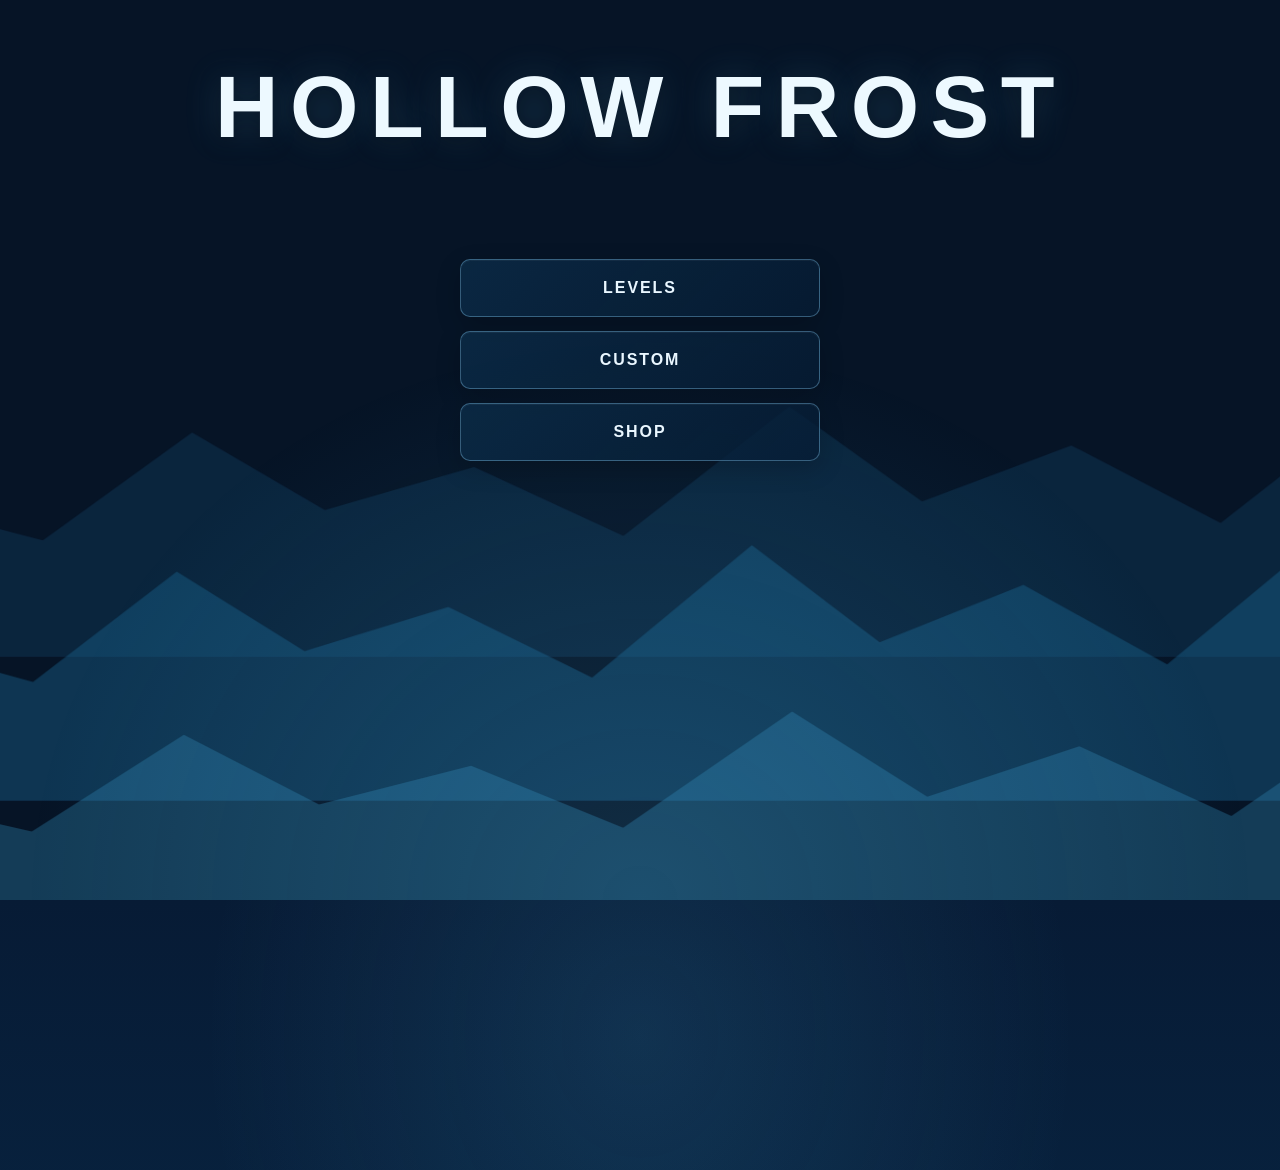
<file: index.html>
<!DOCTYPE html>
<html lang="en">
<head>
    <meta charset="UTF-8">
    <meta name="viewport" content="width=device-width, initial-scale=1.0">
    <title>Hollow Frost</title>
    <link rel="stylesheet" href="./style.css">
    <link rel="stylesheet" href="./menu.css">
</head>

<body class="menu-page">

<div class="menu-viewport">
    <div id="menuTrack" class="menu-track">

        <section class="menu-panel menu-panel--home" aria-label="Home">
            <main class="home-screen">
                <div class="mountains" aria-hidden="true">
                    <div class="mountain mountain-back"></div>
                    <div class="mountain mountain-middle"></div>
                    <div class="mountain mountain-front"></div>
                </div>

                <section class="home-content">
                    <h1 class="game-title">HOLLOW FROST</h1>

                    <nav class="main-menu">
                        <button class="menu-button" id="levelsButton" type="button">Levels</button>
                        <a class="menu-button" href="./custom.html">Custom</a>
                        <a class="menu-button" href="./shop.html">Shop</a>
                    </nav>
                </section>
            </main>
        </section>

        <!-- Loaded immediately so the selector is already rendered before the slide. -->
        <section class="menu-panel menu-panel--levels" aria-label="Level Select">
            <iframe
                id="levelsFrame"
                class="menu-frame"
                src="./levels.html"
                title="Hollow Frost level select"
                loading="eager"
            ></iframe>
        </section>

        <!-- Level 1 is preloaded while the player is on the home screen. -->
        <section class="menu-panel menu-panel--game" aria-label="Game">
            <iframe
                id="gameFrame"
                class="menu-frame menu-frame--game"
                src="./game.html?level=1"
                title="Hollow Frost game"
                loading="eager"
            ></iframe>
        </section>
    </div>

    <div id="transitionVeil" class="menu-transition-veil"></div>
</div>

<script>
(function () {
    'use strict';

    var track = document.getElementById('menuTrack');
    var levelsFrame = document.getElementById('levelsFrame');
    var gameFrame = document.getElementById('gameFrame');
    var levelsButton = document.getElementById('levelsButton');
    var veil = document.getElementById('transitionVeil');

    var currentPanel = 'home';
    var currentGameLevel = 1;
    var pendingStart = false;

    function origin() {
        return window.location.origin;
    }

    function setPanel(panel) {
        currentPanel = panel;
        track.classList.remove('show-levels', 'show-game');

        if (panel === 'levels') track.classList.add('show-levels');
        if (panel === 'game') track.classList.add('show-game');
    }

    function softTransition(callback) {
        veil.classList.add('active');
        window.setTimeout(function () {
            callback();
            window.setTimeout(function () {
                veil.classList.remove('active');
            }, 80);
        }, 90);
    }

    function startLevel(level) {
        level = Number.parseInt(level, 10);
        if (!Number.isFinite(level) || level < 1) return;

        var unlocked = 1;
        try {
            unlocked = Math.max(1, Number.parseInt(localStorage.getItem('hollow_frost_unlocked_level') || '1', 10));
        } catch (error) {}

        if (level > unlocked) return;

        pendingStart = true;

        /*
         * If the requested level isn't already in the hidden game frame,
         * load it while the selector is still visible. The slide happens
         * only after the iframe has had a chance to initialize.
         */
        if (currentGameLevel !== level) {
            currentGameLevel = level;
            gameFrame.src = './game.html?level=' + encodeURIComponent(level);
        }

        softTransition(function () {
            setPanel('game');
            sendStartWhenReady(level);
        });
    }

    function sendStartWhenReady(level) {
        var attempts = 0;

        function send() {
            attempts++;
            try {
                gameFrame.contentWindow.postMessage({
                    type: 'hollow-frost-start-level',
                    level: level
                }, origin());
            } catch (error) {}

            if (attempts < 30 && pendingStart) {
                window.setTimeout(send, 150);
            }
        }

        send();
    }

    function returnToLevels() {
        pendingStart = false;
        softTransition(function () {
            setPanel('levels');
        });
    }

    levelsButton.addEventListener('click', function () {
        softTransition(function () {
            setPanel('levels');
        });
    });

    window.addEventListener('message', function (event) {
        if (event.origin !== origin()) return;
        if (event.source !== levelsFrame.contentWindow && event.source !== gameFrame.contentWindow) return;
        if (!event.data || typeof event.data !== 'object') return;

        if (event.source === levelsFrame.contentWindow) {
            if (event.data.type === 'hollow-frost-start-level') {
                startLevel(event.data.level);
            } else if (event.data.type === 'hollow-frost-back-home') {
                softTransition(function () {
                    setPanel('home');
                });
            }
        }

        if (event.source === gameFrame.contentWindow) {
            if (event.data.type === 'hollow-frost-level-complete') {
                pendingStart = false;

                /*
                 * Preload the next level before the selector becomes visible.
                 * This is the important part: the next game's fetch/initialization
                 * happens while the player is looking at the level select.
                 */
                if (event.data.nextLevel) {
                    currentGameLevel = Number(event.data.nextLevel);
                    gameFrame.src = './game.html?level=' + encodeURIComponent(currentGameLevel);
                }

                softTransition(function () {
                    setPanel('levels');
                    levelsFrame.contentWindow.postMessage({
                        type: 'hollow-frost-refresh-levels'
                    }, origin());
                });
            }
        }
    });

    gameFrame.addEventListener('load', function () {
        if (!pendingStart) return;

        var match = gameFrame.src.match(/[?&]level=(\d+)/);
        var level = match ? Number.parseInt(match[1], 10) : currentGameLevel;
        sendStartWhenReady(level);
    });
})();
</script>

</body>
</html>
</file>
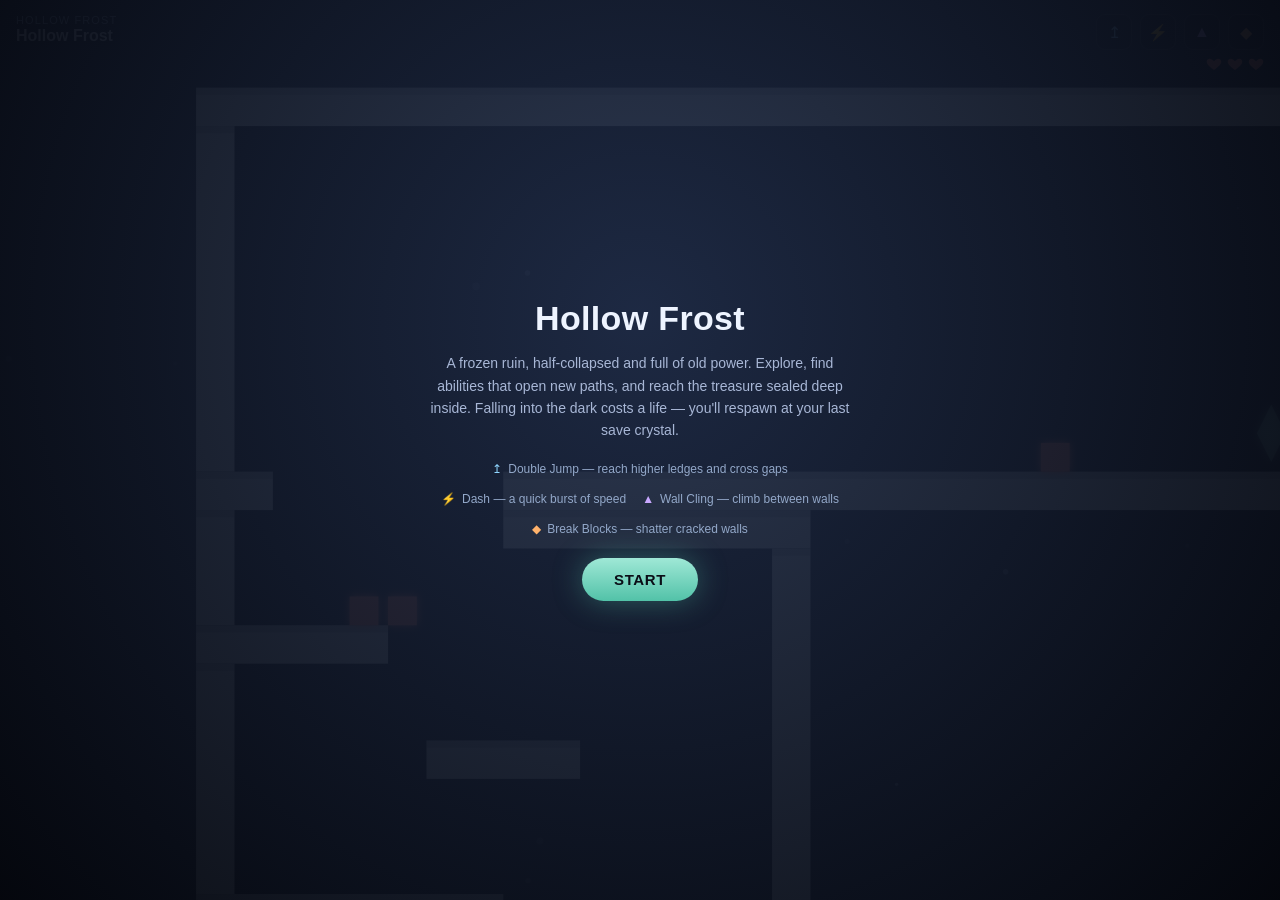
<file: game.html>
<!DOCTYPE html>
<html lang="en">
<head>
    <meta charset="UTF-8">
    <meta name="viewport" content="width=device-width, initial-scale=1.0">
    <title>Hollow Frost</title>
    <link rel="stylesheet" href="./ingame.css">
</head>
<body>
<div id="wrap">
        <canvas id="c"></canvas>

        <div id="hud">
            <div id="zoneLabel">Hollow Frost</div>
            <div id="zoneName">—</div>
        </div>
        <div id="abilityBar">
            <div class="abilityIcon" id="iconDoubleJump" style="color:#8fd6ff" title="Double Jump">↥</div>
            <div class="abilityIcon" id="iconDash" style="color:#ff9fd6" title="Dash">⚡</div>
            <div class="abilityIcon" id="iconWallCling" style="color:#c9a8ff" title="Wall Cling">▲</div>
            <div class="abilityIcon" id="iconBreakBlocks" style="color:#ffb26b" title="Break Blocks">◆</div>
        </div>
        <div id="editorModeBadge" class="hidden">EDIT MODE — E D I T to toggle</div>
        <div id="editorPanel" class="hidden">
            <div id="editorTitle">Level Editor</div>
            <div id="editorHelp">Click to select · drag to move · drag bottom-right handle to resize.<br>Scroll to zoom · right-drag to pan · <b>Delete</b> to remove · <b>Esc</b> to deselect · <b>E D I T</b> to exit.</div>
            <div id="editorLayers"><div class="layerBtn active" data-layer="solids">Solids</div><div class="layerBtn" data-layer="platforms">Platforms</div><div class="layerBtn" data-layer="spikes">Spikes</div><div class="layerBtn" data-layer="breakables">Breakables</div><div class="layerBtn" data-layer="items">Items</div><div class="layerBtn" data-layer="enemies">Enemies</div><div class="layerBtn" data-layer="crystals">Crystals</div></div>
            <div id="editorZoom"><span>Zoom</span><div class="editorBtn" id="zoomOutBtn">−</div><div id="zoomLabel">2.4x</div><div class="editorBtn" id="zoomInBtn">+</div></div>
            <div id="editorSelected">No block selected</div>
            <div id="editorFields" class="hidden">
                <div class="fieldRow" id="rowX"><label>X</label><input type="number" id="fldX" step="1"></div><div class="fieldRow" id="rowY"><label>Y</label><input type="number" id="fldY" step="1"></div><div class="fieldRow" id="rowW"><label>W</label><input type="number" id="fldW" step="1" min="4"></div><div class="fieldRow" id="rowH"><label>H</label><input type="number" id="fldH" step="1" min="4"></div><div class="fieldRow full" id="rowRot"><label>Rotation (°)</label><input type="number" id="fldRot" step="1"></div>
                <div class="fieldRow full" id="rowItemId"><label>Item ID</label><select id="fldItemId"><option value="ability_doubleJump">ability_doubleJump</option><option value="ability_dash">ability_dash</option><option value="ability_wallCling">ability_wallCling</option><option value="ability_breakBlocks">ability_breakBlocks</option><option value="goal_treasure">goal_treasure</option></select></div>
                <div class="fieldRow full" id="rowCrystalId"><label>Crystal ID</label><input type="text" id="fldCrystalId"></div><div class="fieldRow full" id="rowEnemyType"><label>Enemy Type</label><select id="fldEnemyType"><option value="walker">walker</option><option value="flyer">flyer</option></select></div><div class="fieldRow" id="rowHomeX"><label>Home X</label><input type="number" id="fldHomeX" step="1"></div><div class="fieldRow" id="rowRangeMin"><label>Range Min</label><input type="number" id="fldRangeMin" step="1"></div><div class="fieldRow" id="rowRangeMax"><label>Range Max</label><input type="number" id="fldRangeMax" step="1"></div><div class="fieldRow full" id="rowColor"><label>Color</label><input type="text" id="fldColor" placeholder="#ff5c5c"></div><div class="fieldRow full" id="rowBroken"><label><input type="checkbox" id="fldBroken"> Broken</label></div>
            </div>
            <div id="editorActions"><button class="editorBtn" id="addEntityBtn">+ Add</button><button class="editorBtn" id="deleteEntityBtn">Delete</button></div><textarea id="worldDataOutput" spellcheck="false"></textarea><div id="editorButtons"><button class="editorBtn" id="copyWorldData">Copy World Data</button><button class="editorBtn" id="refreshWorldData">Refresh</button></div>
        </div>
        <div id="livesArea"></div><div id="pickupToast"></div>
        <div id="mobileControls"><div class="mGroup"><div class="mBtn" id="btnLeft">◀</div><div class="mBtn" id="btnRight">▶</div></div><div class="mGroup"><div class="mBtn" id="btnDash">⚡</div><div class="mBtn" id="btnJump">▲</div></div></div>
        <div id="overlay">
            <h1 id="titleText">Hollow Frost</h1>
            <p id="subText">A frozen ruin, half-collapsed and full of old power. Explore, find abilities that open new paths, and reach the treasure sealed deep inside. Falling into the dark costs a life — you'll respawn at your last save crystal.</p>
            <div class="legend"><div><span style="color:#8fd6ff">↥</span> Double Jump — reach higher ledges and cross gaps</div><div><span style="color:#ff9fd6">⚡</span> Dash — a quick burst of speed</div><div><span style="color:#c9a8ff">▲</span> Wall Cling — climb between walls</div><div><span style="color:#ffb26b">◆</span> Break Blocks — shatter cracked walls</div></div>
            <div id="statLine" class="hidden"></div><button id="startBtn">Start</button>
        </div>
    </div>
<script src="./game.js"></script>
<script src="./progression.js"></script>
</body>
</html>
</file>
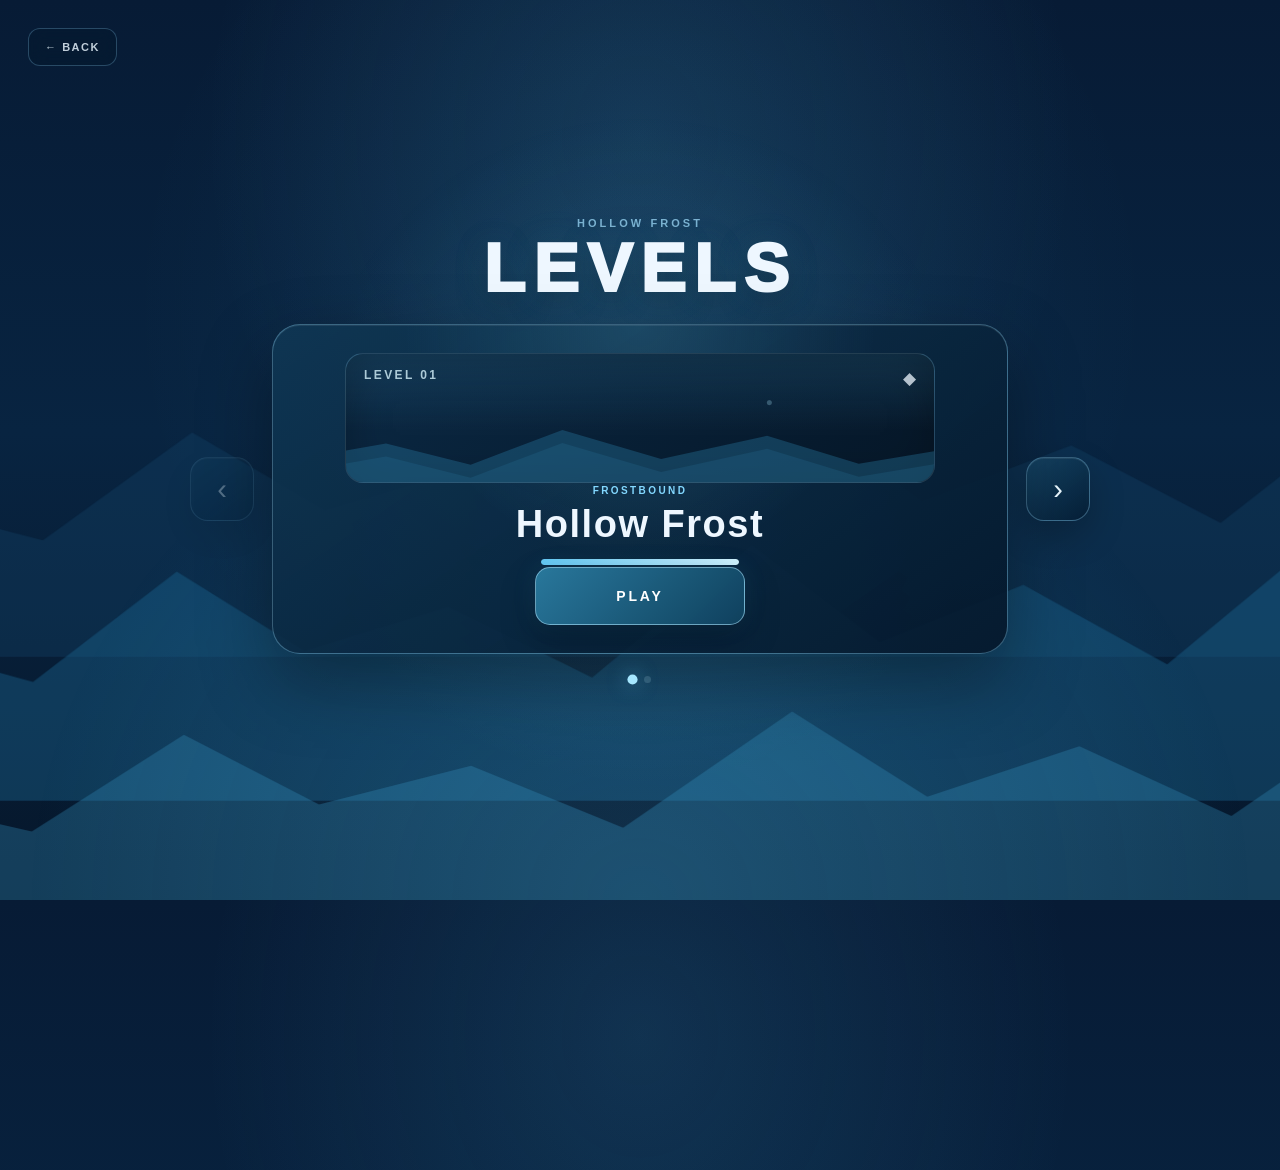
<file: levels.html>
<!DOCTYPE html><html lang="en"><head><meta charset="UTF-8"><meta name="viewport" content="width=device-width, initial-scale=1.0"><title>Levels — Hollow Frost</title><link rel="stylesheet" href="./style.css"><style>
.level-select{position:relative;z-index:20;width:100%;height:100%;display:flex;flex-direction:column;align-items:center;justify-content:center;padding:32px;overflow:hidden}.level-select:before{content:"";position:absolute;width:55vw;height:55vw;max-width:700px;max-height:700px;border-radius:50%;background:radial-gradient(circle,rgba(115,215,255,.12),transparent 68%);animation:selectorGlow 7s ease-in-out infinite alternate;pointer-events:none}.level-header{position:relative;text-align:center;margin-bottom:24px;animation:selectorHeaderFloat 6s ease-in-out infinite}.level-kicker{margin:0 0 7px;color:rgba(164,224,255,.72);font-size:11px;font-weight:800;letter-spacing:.28em;text-transform:uppercase}.level-header h1{margin:0;font-size:clamp(38px,6vw,68px);line-height:.95;letter-spacing:.12em;font-weight:950;text-shadow:0 8px 30px rgba(0,0,0,.35),0 0 35px rgba(100,210,255,.16)}.selector-shell{position:relative;width:min(900px,calc(100vw - 48px));display:grid;grid-template-columns:64px minmax(0,1fr) 64px;align-items:center;gap:18px}.selector-arrow{width:64px;height:64px;border:1px solid rgba(153,222,255,.32);border-radius:18px;background:linear-gradient(145deg,rgba(22,70,102,.82),rgba(5,29,52,.88));color:#eaf8ff;font-size:29px;cursor:pointer;box-shadow:0 14px 35px rgba(0,0,0,.22),inset 0 1px 0 rgba(255,255,255,.08);animation:arrowFloat 5.2s ease-in-out infinite;transition:transform .2s ease,border-color .2s ease,box-shadow .2s ease}.selector-arrow:nth-child(3){animation-delay:-2.6s}.selector-arrow:hover{transform:translateY(-4px) scale(1.04);border-color:rgba(165,229,255,.72);box-shadow:0 18px 42px rgba(0,0,0,.28),0 0 28px rgba(92,203,255,.12)}.selector-arrow:active{transform:translateY(0) scale(.96)}.level-card{position:relative;min-height:330px;display:flex;flex-direction:column;align-items:center;justify-content:space-between;padding:28px;border:1px solid rgba(153,222,255,.34);border-radius:28px;overflow:hidden;background:radial-gradient(circle at 50% 0%,rgba(115,216,255,.15),transparent 48%),linear-gradient(145deg,rgba(15,55,84,.91),rgba(5,24,44,.94));box-shadow:0 28px 70px rgba(0,0,0,.34),inset 0 1px 0 rgba(255,255,255,.08);animation:cardFloat 6.5s ease-in-out infinite;transition:transform .35s ease,opacity .25s ease}.level-card:before{content:"";position:absolute;inset:0;background:linear-gradient(115deg,transparent 28%,rgba(196,239,255,.09) 50%,transparent 72%);transform:translateX(-120%);animation:cardSheen 6s ease-in-out infinite;pointer-events:none}.level-preview{position:relative;width:min(100%,590px);height:130px;border-radius:18px;overflow:hidden;border:1px solid rgba(158,225,255,.18);background:linear-gradient(180deg,rgba(52,124,165,.25),transparent 60%),radial-gradient(circle at 72% 38%,rgba(175,235,255,.28) 0 2px,transparent 3px),linear-gradient(135deg,#0b2944,#061728);box-shadow:inset 0 0 45px rgba(0,0,0,.28)}.level-preview:before,.level-preview:after{content:"";position:absolute;left:-10%;width:120%;height:75%;clip-path:polygon(0 100%,0 62%,14% 44%,26% 66%,39% 30%,53% 60%,68% 36%,81% 65%,100% 42%,100% 100%);background:rgba(45,133,177,.32);animation:previewMountains 13s ease-in-out infinite alternate}.level-preview:before{bottom:-15px}.level-preview:after{bottom:-28px;opacity:.55;animation-duration:18s;animation-delay:-5s}.level-number-large{position:absolute;left:18px;top:14px;z-index:2;font-size:12px;font-weight:900;letter-spacing:.2em;color:rgba(218,246,255,.78)}.level-lock{position:absolute;right:18px;top:14px;z-index:2;font-size:17px;opacity:.75}.level-info{text-align:center;position:relative;z-index:2}.level-info h2{margin:7px 0;font-size:clamp(24px,4vw,38px);letter-spacing:.04em}.level-difficulty{color:#83d8ff;font-size:10px;font-weight:900;letter-spacing:.24em;text-transform:uppercase}.progress-track{width:min(300px,80%);height:6px;margin:13px auto 0;overflow:hidden;border-radius:999px;background:rgba(255,255,255,.08)}.progress-fill{height:100%;width:0;border-radius:inherit;background:linear-gradient(90deg,#65c9f4,#d4f4ff);box-shadow:0 0 16px rgba(101,201,244,.35);transition:width .4s ease}.play-button{position:relative;z-index:3;min-width:210px;min-height:58px;padding:14px 30px;border:1px solid rgba(177,232,255,.55);border-radius:15px;background:linear-gradient(135deg,rgba(44,127,164,.92),rgba(16,67,96,.95));color:#fff;font:inherit;font-size:14px;font-weight:900;letter-spacing:.2em;text-transform:uppercase;cursor:pointer;box-shadow:0 14px 35px rgba(0,0,0,.25),0 0 25px rgba(70,196,255,.1);animation:playFloat 4.8s ease-in-out infinite;transition:transform .2s ease,box-shadow .2s ease,filter .2s ease}.play-button:hover{transform:translateY(-5px) scale(1.025);box-shadow:0 19px 43px rgba(0,0,0,.3),0 0 32px rgba(70,196,255,.2);filter:brightness(1.08)}.play-button:active{transform:translateY(0) scale(.97)}.play-button:disabled{cursor:not-allowed;opacity:.42;filter:grayscale(.5);animation:none}.selector-footer{margin-top:22px}.level-dots{display:flex;gap:8px}.level-dot{width:7px;height:7px;border-radius:50%;background:rgba(180,230,250,.22);transition:transform .25s ease,background .25s ease,box-shadow .25s ease}.level-dot.active{transform:scale(1.45);background:#a6e7ff;box-shadow:0 0 13px rgba(110,210,255,.55)}.back-button{position:absolute;left:28px;top:28px;z-index:30;display:inline-flex;align-items:center;gap:9px;padding:11px 16px;border:1px solid rgba(143,214,255,.25);border-radius:12px;background:rgba(5,26,47,.52);backdrop-filter:blur(8px);color:rgba(234,247,255,.82);text-decoration:none;font-size:11px;font-weight:850;letter-spacing:.14em;text-transform:uppercase;animation:backFloat 5.8s ease-in-out infinite;transition:transform .2s ease,border-color .2s ease}.back-button:hover{transform:translateY(-4px);border-color:rgba(143,214,255,.62)}.locked-card .level-preview{filter:saturate(.45) brightness(.65)}.locked-card .level-info{opacity:.58}@keyframes selectorGlow{from{transform:scale(.92) translateY(12px);opacity:.7}to{transform:scale(1.08) translateY(-12px);opacity:1}}@keyframes selectorHeaderFloat{0%,100%{transform:translateY(-5px)}50%{transform:translateY(5px)}}@keyframes arrowFloat{0%,100%{transform:translateY(-6px)}50%{transform:translateY(6px)}}@keyframes cardFloat{0%,100%{transform:translateY(-7px)}50%{transform:translateY(7px)}}@keyframes playFloat{0%,100%{transform:translateY(-5px)}50%{transform:translateY(5px)}}@keyframes backFloat{0%,100%{transform:translateY(-4px)}50%{transform:translateY(4px)}}@keyframes cardSheen{0%,60%{transform:translateX(-120%)}78%,100%{transform:translateX(120%)}}@keyframes previewMountains{from{transform:translateX(-2%)}to{transform:translateX(2%)}}@media(max-width:650px){.level-select{padding:22px}.selector-shell{grid-template-columns:46px minmax(0,1fr) 46px;gap:8px;width:calc(100vw - 28px)}.selector-arrow{width:46px;height:56px;border-radius:14px;font-size:23px}.level-card{min-height:300px;padding:18px;border-radius:22px}.level-preview{height:105px}.back-button{left:16px;top:16px}}@media(prefers-reduced-motion:reduce){.level-select *,.level-select:before{animation:none!important}}
</style></head><body class="menu-page"><main class="levels-screen"><div class="mountains" aria-hidden="true"><div class="mountain mountain-back"></div><div class="mountain mountain-middle"></div><div class="mountain mountain-front"></div></div><a id="backButton" class="back-button" href="./index.html">← Back</a><section class="level-select"><header class="level-header"><p class="level-kicker">Hollow Frost</p><h1>LEVELS</h1></header><div class="selector-shell"><button id="previousButton" class="selector-arrow" type="button" aria-label="Previous level">‹</button><article id="levelCard" class="level-card"><div class="level-preview"><span id="levelNumber" class="level-number-large">LEVEL 01</span><span id="levelLock" class="level-lock">◆</span></div><div class="level-info"><div id="difficulty" class="level-difficulty">FROSTBOUND</div><h2 id="levelName">Hollow Frost</h2><div class="progress-track"><div id="progressFill" class="progress-fill"></div></div></div><button id="playButton" class="play-button" type="button">Play</button></article><button id="nextButton" class="selector-arrow" type="button" aria-label="Next level">›</button></div><footer class="selector-footer"><div id="levelDots" class="level-dots" aria-hidden="true"></div></footer></section></main><script>(function(){'use strict';var LEVELS=[{number:1,name:'Hollow Frost',difficulty:'Frostbound'},{number:2,name:'Rimefall Passage',difficulty:'Chilled'}],KEY='hollow_frost_unlocked_level',selected=1,card=document.getElementById('levelCard'),numberEl=document.getElementById('levelNumber'),lockEl=document.getElementById('levelLock'),nameEl=document.getElementById('levelName'),difficultyEl=document.getElementById('difficulty'),play=document.getElementById('playButton'),fill=document.getElementById('progressFill'),dots=document.getElementById('levelDots'),prev=document.getElementById('previousButton'),next=document.getElementById('nextButton'),back=document.getElementById('backButton');function unlocked(){try{var n=Number.parseInt(localStorage.getItem(KEY)||'1',10);return Number.isFinite(n)&&n>0?n:1}catch(e){return 1}}function save(n){try{localStorage.setItem(KEY,String(Math.max(1,n)))}catch(e){}}function renderDots(){dots.innerHTML='';LEVELS.forEach(function(l){var d=document.createElement('span');d.className='level-dot'+(l.number===selected?' active':'');dots.appendChild(d)})}function render(){var l=LEVELS[selected-1],u=unlocked(),ok=l.number<=u;numberEl.textContent='LEVEL '+String(l.number).padStart(2,'0');nameEl.textContent=l.name;difficultyEl.textContent=l.difficulty;lockEl.textContent=ok?'◆':'🔒';play.textContent=ok?'Play':'Locked';play.disabled=!ok;fill.style.width=ok?'100%':'0%';card.classList.toggle('locked-card',!ok);prev.disabled=selected<=1;next.disabled=selected>=LEVELS.length;prev.style.opacity=selected<=1?'.32':'1';next.style.opacity=selected>=LEVELS.length?'.32':'1';renderDots()}function select(n){n=Math.max(1,Math.min(LEVELS.length,n));if(n===selected)return;card.style.opacity='0';card.style.transform='scale(.985)';setTimeout(function(){selected=n;render();card.style.opacity='';card.style.transform=''},110)}function start(){if(selected>unlocked())return;if(window.parent!==window){window.parent.postMessage({type:'hollow-frost-start-level',level:selected},window.location.origin)}else{location.href='./game.html?level='+selected}}prev.onclick=function(){select(selected-1)};next.onclick=function(){select(selected+1)};play.onclick=start;back.onclick=function(e){if(window.parent!==window){e.preventDefault();window.parent.postMessage({type:'hollow-frost-back-home'},window.location.origin)}};window.addEventListener('keydown',function(e){if(e.key==='ArrowLeft')select(selected-1);if(e.key==='ArrowRight')select(selected+1);if(e.key==='Enter')start();if(e.key==='Escape')back.click()});window.addEventListener('message',function(e){if(e.origin!==window.location.origin||e.source!==window.parent)return;if(e.data&&e.data.type==='hollow-frost-refresh-levels'){if(Number.isFinite(Number(e.data.unlockedLevel)))save(Number(e.data.unlockedLevel));selected=Math.min(unlocked(),LEVELS.length);render()}});selected=Math.min(unlocked(),LEVELS.length);render()})();</script></body></html>
</file>
<file: style.css>
/* ============================================================
   HOLLOW FROST
   Shared stylesheet
   ============================================================ */

* {
    box-sizing: border-box;
}

html,
body {
    margin: 0;
    padding: 0;
    width: 100%;
    height: 100%;
}

body {
    font-family:
        -apple-system,
        BlinkMacSystemFont,
        "Segoe UI",
        Roboto,
        Helvetica,
        Arial,
        sans-serif;

    background: #061426;
    color: #eef7ff;

    overflow: hidden;
}

a {
    color: inherit;
}


/* ============================================================
   MENU PAGES
   ============================================================ */

.menu-page {
    position: relative;

    width: 100vw;
    height: 100vh;

    overflow: hidden;

    background:
        radial-gradient(
            ellipse at 50% 15%,
            rgba(75, 175, 225, 0.14),
            transparent 48%
        ),
        linear-gradient(
            180deg,
            #071b35 0%,
            #082441 48%,
            #06172b 100%
        );

    isolation: isolate;
}


/*
    Very subtle moving light in the background.
*/

.menu-page::before {
    content: "";

    position: absolute;
    inset: -30%;

    z-index: 0;

    pointer-events: none;

    background:
        radial-gradient(
            circle at 50% 40%,
            rgba(104, 210, 255, 0.08),
            transparent 38%
        );

    animation: backgroundPulse 8s ease-in-out infinite;
}


/* ============================================================
   MENU PAGES
   ============================================================ */

.home-screen,
.levels-screen {
    position: relative;

    z-index: 1;

    width: 100%;
    height: 100%;

    overflow: hidden;
}


/* ============================================================
   MOUNTAIN GRAPHIC
   ============================================================ */

.mountains {
    position: absolute;
    inset: 0;

    z-index: 1;

    overflow: hidden;

    pointer-events: none;
}


/*
    Each mountain is a large polygon.
*/

.mountain {
    position: absolute;

    left: -10%;

    width: 120%;

    pointer-events: none;

    will-change: transform;

    clip-path: polygon(
        0% 100%,
        0% 72%,
        7% 66%,
        14% 73%,
        23% 48%,
        31% 66%,
        40% 56%,
        49% 72%,
        59% 42%,
        67% 64%,
        76% 51%,
        85% 69%,
        93% 45%,
        100% 61%,
        100% 100%
    );
}


/* Furthest mountain */

.mountain-back {
    bottom: 27%;
    height: 48%;

    background: #16466b;

    opacity: 0.35;

    transform: scaleX(1.08);

    animation: mountainBack 18s ease-in-out infinite alternate;
}


/* Middle mountain */

.mountain-middle {
    bottom: 11%;
    height: 49%;

    background: #1c6590;

    opacity: 0.42;

    transform:
        scaleX(1.04)
        translateX(-2%);

    animation: mountainMiddle 14s ease-in-out infinite alternate;
}


/* Closest mountain */

.mountain-front {
    bottom: -4%;
    height: 43%;

    background: #3289b5;

    opacity: 0.34;

    transform: scaleX(1.1);

    animation: mountainFront 11s ease-in-out infinite alternate;
}


/*
    Subtle glow behind mountains.
*/

.mountains::after {
    content: "";

    position: absolute;

    left: 0;
    right: 0;
    bottom: 0;

    height: 65%;

    background:
        radial-gradient(
            ellipse at 50% 100%,
            rgba(77, 183, 235, 0.16),
            transparent 68%
        );

    pointer-events: none;

    animation: mountainGlow 7s ease-in-out infinite alternate;
}


/* ============================================================
   HOME CONTENT
   ============================================================ */

.home-content {
    position: relative;

    z-index: 10;

    width: 100%;
    min-height: 100%;

    display: flex;
    flex-direction: column;
    align-items: center;

    text-align: center;

    padding-bottom: 40px;
}


/* ============================================================
   GAME TITLE
   ============================================================ */

.game-title {
    margin: 7vh 20px 0;

    font-size: clamp(42px, 7vw, 88px);
    line-height: 1;

    font-weight: 900;

    letter-spacing: 0.13em;

    color: #edf9ff;

    text-shadow:
        0 4px 20px rgba(0, 0, 0, 0.35),
        0 0 35px rgba(99, 202, 255, 0.22);

    user-select: none;

    animation:
        titleEnter 0.9s cubic-bezier(0.2, 0.8, 0.2, 1) both,
        titleFloat 5s ease-in-out 0.9s infinite;

    will-change: transform;
}


/* ============================================================
   MAIN MENU
   ============================================================ */

.main-menu {
    width: min(360px, calc(100vw - 48px));

    display: flex;
    flex-direction: column;

    gap: 14px;

    margin-top: 12vh;

    animation: menuEnter 0.8s cubic-bezier(0.2, 0.8, 0.2, 1) 0.15s both;
}


/* ============================================================
   MAIN MENU BUTTON
   ============================================================ */

.menu-button {
    position: relative;

    display: flex;
    align-items: center;
    justify-content: center;

    width: 100%;
    min-height: 58px;

    padding: 15px 24px;

    border-radius: 10px;

    border: 1px solid rgba(143, 214, 255, 0.35);

    background:
        linear-gradient(
            135deg,
            rgba(11, 44, 72, 0.82),
            rgba(6, 28, 52, 0.78)
        );

    color: #eaf7ff;

    text-decoration: none;

    font-size: 16px;
    font-weight: 750;

    letter-spacing: 0.12em;
    text-transform: uppercase;

    box-shadow:
        0 8px 25px rgba(0, 0, 0, 0.18);

    backdrop-filter: blur(8px);
    -webkit-backdrop-filter: blur(8px);

    overflow: hidden;

    transform: translateZ(0);

    transition:
        transform 0.22s cubic-bezier(0.2, 0.8, 0.2, 1),
        background 0.22s ease,
        border-color 0.22s ease,
        box-shadow 0.22s ease,
        color 0.22s ease;

    will-change: transform;
}


/*
    Moving frost highlight.
*/

.menu-button::before {
    content: "";

    position: absolute;

    top: 0;
    bottom: 0;

    left: -80%;

    width: 55%;

    pointer-events: none;

    background:
        linear-gradient(
            90deg,
            transparent,
            rgba(170, 230, 255, 0.12),
            transparent
        );

    transform: skewX(-20deg);

    transition: left 0.5s ease;
}


/*
    Tiny inner glow.
*/

.menu-button::after {
    content: "";

    position: absolute;
    inset: 0;

    pointer-events: none;

    border-radius: inherit;

    box-shadow:
        inset 0 1px 0 rgba(255, 255, 255, 0.06);

    opacity: 0.8;
}


.menu-button:hover {
    transform: translateY(-3px) scale(1.015);

    background:
        linear-gradient(
            135deg,
            rgba(20, 70, 103, 0.88),
            rgba(10, 43, 69, 0.86)
        );

    border-color:
        rgba(143, 214, 255, 0.72);

    color: #ffffff;

    box-shadow:
        0 12px 32px rgba(0, 0, 0, 0.25),
        0 0 25px rgba(80, 190, 255, 0.12);
}


.menu-button:hover::before {
    left: 130%;
}


.menu-button:active {
    transform: translateY(0) scale(0.97);

    transition-duration: 0.08s;
}


/*
    Keyboard accessibility.
*/

.menu-button:focus-visible,
.level-button:focus-visible,
.back-button:focus-visible {
    outline: 2px solid rgba(143, 214, 255, 0.9);
    outline-offset: 4px;
}


/* ============================================================
   LEVEL SELECT
   ============================================================ */

.levels-content {
    position: relative;

    z-index: 10;

    width: 100%;
    min-height: 100%;

    display: flex;
    flex-direction: column;
    align-items: center;
}


/* ============================================================
   PAGE TITLE
   ============================================================ */

.page-title {
    margin: 7vh 20px 5vh;

    font-size: clamp(36px, 5vw, 62px);
    line-height: 1;

    font-weight: 900;

    letter-spacing: 0.13em;

    color: #edf9ff;

    text-shadow:
        0 4px 20px rgba(0, 0, 0, 0.35),
        0 0 35px rgba(99, 202, 255, 0.18);

    user-select: none;

    animation:
        titleEnter 0.75s cubic-bezier(0.2, 0.8, 0.2, 1) both,
        titleFloat 5s ease-in-out 0.75s infinite;
}


/* ============================================================
   LEVEL LIST
   ============================================================ */

.level-list {
    width: min(620px, calc(100vw - 48px));

    display: flex;
    flex-direction: column;

    gap: 12px;

    max-height: 65vh;

    overflow-y: auto;

    padding: 4px 8px 20px;

    animation: menuEnter 0.75s cubic-bezier(0.2, 0.8, 0.2, 1) 0.12s both;

    scrollbar-width: thin;
    scrollbar-color:
        rgba(143, 214, 255, 0.3)
        transparent;
}


/* Hide scrollbar while retaining scrolling */

.level-list::-webkit-scrollbar {
    width: 5px;
}

.level-list::-webkit-scrollbar-track {
    background: transparent;
}

.level-list::-webkit-scrollbar-thumb {
    background: rgba(143, 214, 255, 0.3);
    border-radius: 999px;
}


/* ============================================================
   LEVEL BUTTON
   ============================================================ */

.level-button {
    position: relative;

    display: flex;

    align-items: center;

    justify-content: space-between;

    gap: 20px;

    width: 100%;

    min-height: 64px;

    padding: 13px 20px;

    border-radius: 10px;

    border: 1px solid rgba(143, 214, 255, 0.28);

    background:
        linear-gradient(
            135deg,
            rgba(11, 44, 72, 0.8),
            rgba(6, 28, 52, 0.78)
        );

    text-decoration: none;

    box-shadow:
        0 7px 24px rgba(0, 0, 0, 0.16);

    backdrop-filter: blur(8px);
    -webkit-backdrop-filter: blur(8px);

    overflow: hidden;

    transition:
        transform 0.2s cubic-bezier(0.2, 0.8, 0.2, 1),
        background 0.2s ease,
        border-color 0.2s ease,
        box-shadow 0.2s ease;
}


/*
    Frost streak.
*/

.level-button::before {
    content: "";

    position: absolute;

    top: 0;
    bottom: 0;

    left: -90%;

    width: 50%;

    background:
        linear-gradient(
            90deg,
            transparent,
            rgba(170, 230, 255, 0.08),
            transparent
        );

    transform: skewX(-20deg);

    pointer-events: none;

    transition: left 0.5s ease;
}


.level-button:hover {
    transform: translateY(-2px) scale(1.008);

    background:
        linear-gradient(
            135deg,
            rgba(20, 70, 103, 0.86),
            rgba(10, 43, 69, 0.82)
        );

    border-color:
        rgba(143, 214, 255, 0.65);

    box-shadow:
        0 10px 30px rgba(0, 0, 0, 0.24),
        0 0 22px rgba(80, 190, 255, 0.1);
}


.level-button:hover::before {
    left: 130%;
}


.level-button:active {
    transform: scale(0.985);
}


/* ============================================================
   LEVEL NUMBER
   ============================================================ */

.level-number {
    position: relative;
    z-index: 1;

    flex: 0 0 auto;

    font-size: 11px;
    font-weight: 800;

    letter-spacing: 0.13em;

    color: #72c5ef;

    text-transform: uppercase;

    transition:
        color 0.2s ease,
        transform 0.2s ease;
}


.level-button:hover .level-number {
    color: #a8e4ff;
    transform: translateX(2px);
}


/* ============================================================
   LEVEL NAME
   ============================================================ */

.level-name {
    position: relative;
    z-index: 1;

    min-width: 0;

    overflow: hidden;

    text-overflow: ellipsis;
    white-space: nowrap;

    font-size: 16px;
    font-weight: 700;

    color: #eaf7ff;

    text-align: right;

    transition:
        color 0.2s ease,
        transform 0.2s ease;
}


.level-button:hover .level-name {
    color: #ffffff;
    transform: translateX(-2px);
}


/* ============================================================
   BACK BUTTON
   ============================================================ */

.back-button {
    position: absolute;

    top: 22px;
    left: 22px;

    z-index: 20;

    display: inline-flex;

    align-items: center;
    justify-content: center;

    min-height: 38px;

    padding: 8px 14px;

    border-radius: 8px;

    border: 1px solid rgba(143, 214, 255, 0.24);

    background:
        rgba(6, 28, 52, 0.72);

    color: #b9ddf2;

    text-decoration: none;

    font-size: 13px;
    font-weight: 700;

    backdrop-filter: blur(8px);
    -webkit-backdrop-filter: blur(8px);

    transition:
        transform 0.2s ease,
        background 0.2s ease,
        color 0.2s ease,
        border-color 0.2s ease,
        box-shadow 0.2s ease;
}


.back-button:hover {
    transform: translateX(3px);

    background:
        rgba(18, 65, 96, 0.82);

    color: #ffffff;

    border-color:
        rgba(143, 214, 255, 0.55);

    box-shadow:
        0 6px 20px rgba(0, 0, 0, 0.18);
}


.back-button:active {
    transform: translateX(1px) scale(0.97);
}


/* ============================================================
   GAME PAGE
   ============================================================ */

#wrap {
    position: relative;

    z-index: 0;

    width: 100vw;
    height: 100vh;

    overflow: hidden;
}


canvas {
    display: block;

    position: absolute;

    inset: 0;

    z-index: 0;

    width: 100%;
    height: 100%;

    image-rendering: pixelated;

    cursor: default;
}


/*
    Keep game HTML UI above the canvas.

    These selectors intentionally use high z-index values so
    the canvas cannot cover the HTML interface.
*/

#overlay,
#editorPanel,
#editorModeBadge,
#mobileControls,
#pickupToast,
#zoneName,
#livesArea {
    position: relative;

    z-index: 10;
}


/* ============================================================
   GENERAL HIDDEN CLASS
   ============================================================ */

.hidden {
    display: none !important;
}


/* ============================================================
   ANIMATIONS
   ============================================================ */

@keyframes backgroundPulse {
    0% {
        opacity: 0.55;
        transform: scale(1);
    }

    50% {
        opacity: 1;
        transform: scale(1.04);
    }

    100% {
        opacity: 0.55;
        transform: scale(1);
    }
}


@keyframes mountainBack {
    0% {
        transform:
            scaleX(1.08)
            translateX(-1%);
    }

    100% {
        transform:
            scaleX(1.08)
            translateX(1%);
    }
}


@keyframes mountainMiddle {
    0% {
        transform:
            scaleX(1.04)
            translateX(-2%);
    }

    100% {
        transform:
            scaleX(1.04)
            translateX(0%);
    }
}


@keyframes mountainFront {
    0% {
        transform:
            scaleX(1.1)
            translateX(-1%);
    }

    100% {
        transform:
            scaleX(1.1)
            translateX(1%);
    }
}


@keyframes mountainGlow {
    0% {
        opacity: 0.65;
        transform: scale(0.98);
    }

    100% {
        opacity: 1;
        transform: scale(1.03);
    }
}


@keyframes titleEnter {
    0% {
        opacity: 0;
        transform:
            translateY(-18px)
            scale(0.97);
        filter: blur(6px);
    }

    100% {
        opacity: 1;
        transform:
            translateY(0)
            scale(1);
        filter: blur(0);
    }
}


@keyframes titleFloat {
    0%,
    100% {
        transform: translateY(0);
    }

    50% {
        transform: translateY(-4px);
    }
}


@keyframes menuEnter {
    0% {
        opacity: 0;
        transform: translateY(18px);
        filter: blur(4px);
    }

    100% {
        opacity: 1;
        transform: translateY(0);
        filter: blur(0);
    }
}


/* ============================================================
   REDUCED MOTION
   ============================================================ */

@media (prefers-reduced-motion: reduce) {

    *,
    *::before,
    *::after {
        animation-duration: 0.01ms !important;
        animation-iteration-count: 1 !important;
        transition-duration: 0.01ms !important;
        scroll-behavior: auto !important;
    }
}


/* ============================================================
   MOBILE
   ============================================================ */

@media (max-width: 600px) {

    .game-title {
        margin-top: 9vh;

        font-size: clamp(36px, 11vw, 54px);

        letter-spacing: 0.08em;
    }

    .main-menu {
        width: min(340px, calc(100vw - 40px));

        margin-top: 10vh;

        gap: 12px;
    }

    .menu-button {
        min-height: 54px;

        font-size: 15px;
    }

    .page-title {
        margin-top: 10vh;

        margin-bottom: 4vh;

        font-size: 38px;
    }

    .level-list {
        width: calc(100vw - 32px);

        max-height: 70vh;

        padding-left: 3px;
        padding-right: 3px;
    }

    .level-button {
        min-height: 58px;

        padding: 12px 15px;
    }

    .level-number {
        font-size: 10px;
    }

    .level-name {
        font-size: 14px;
    }

    .back-button {
        top: 16px;
        left: 16px;
    }
}


/* ============================================================
   VERY SMALL SCREENS
   ============================================================ */

@media (max-height: 600px) {

    .game-title {
        margin-top: 5vh;
    }

    .main-menu {
        margin-top: 7vh;
    }

    .page-title {
        margin-top: 7vh;
        margin-bottom: 3vh;
    }
}
</file>
<file: menu.css>
/* ============================================================
   HOLLOW FROST — MENU / PANEL TRANSITIONS
   ============================================================ */

.menu-viewport {
    position: fixed;
    inset: 0;
    overflow: hidden;
    z-index: 100;
    background: #061426;
}

.menu-track {
    display: flex;
    width: 300vw;
    height: 100%;
    transform: translate3d(0, 0, 0);
    transition: transform 720ms cubic-bezier(.22, 1, .36, 1);
    will-change: transform;
}

.menu-panel {
    position: relative;
    flex: 0 0 100vw;
    width: 100vw;
    height: 100vh;
    overflow: hidden;
}

.menu-frame {
    display: block;
    width: 100%;
    height: 100%;
    border: 0;
    background: #061426;
}

.menu-panel--home {
    z-index: 2;
}

.menu-panel--levels,
.menu-panel--game {
    z-index: 1;
}

.menu-frame--game {
    pointer-events: none;
}

.menu-track.show-levels {
    transform: translate3d(-100vw, 0, 0);
}

.menu-track.show-game {
    transform: translate3d(-200vw, 0, 0);
}

/* Keep off-screen panels rendered, but don't let them intercept input. */
.menu-track:not(.show-levels):not(.show-game) .menu-frame--levels,
.menu-track.show-levels .menu-frame--game,
.menu-track.show-game .menu-frame--levels,
.menu-track.show-game .menu-frame--home {
    pointer-events: none;
}

.menu-track.show-levels .menu-frame--levels,
.menu-track.show-game .menu-frame--game {
    pointer-events: auto;
}

/* A small transition veil makes the movement feel like one game UI. */
.menu-transition-veil {
    position: fixed;
    inset: 0;
    z-index: 999;
    pointer-events: none;
    opacity: 0;
    background: radial-gradient(circle at 50% 50%, rgba(190,235,255,.08), transparent 48%);
    transition: opacity 220ms ease;
}

.menu-transition-veil.active {
    opacity: 1;
}

@media (prefers-reduced-motion: reduce) {
    .menu-track {
        transition-duration: 1ms;
    }
}
</file>
<file: ingame.css>
html,
        body {
            margin: 0;
            padding: 0;
            background: #06070c;
            height: 100%;
            overflow: hidden;
            font-family: -apple-system, BlinkMacSystemFont, 'Segoe UI', sans-serif;
        }

        /* ================= LEVEL EDITOR ================= */

        #editorPanel {
            position: absolute;
            top: 12px;
            right: 12px;
            width: 360px;
            max-width: calc(100vw - 24px);
            background: rgba(5, 8, 16, 0.94);
            border: 1px solid rgba(143, 214, 255, 0.45);
            border-radius: 10px;
            padding: 12px;
            box-sizing: border-box;
            color: #e8f0ff;
            z-index: 50;
            box-shadow: 0 12px 40px rgba(0, 0, 0, 0.45);
            backdrop-filter: blur(8px);
        }

        #editorPanel.hidden {
            display: none !important;
        }

        #editorTitle {
            font-size: 13px;
            font-weight: 800;
            letter-spacing: 0.08em;
            text-transform: uppercase;
            color: #8fd6ff;
            margin-bottom: 8px;
        }

        #editorHelp {
            font-size: 11px;
            line-height: 1.45;
            color: #9aaac4;
            margin-bottom: 8px;
        }

        #editorSelected {
            font-size: 11px;
            color: #c9d7ed;
            margin-bottom: 8px;
            min-height: 15px;
        }

        #worldDataOutput {
            width: 100%;
            height: 220px;
            box-sizing: border-box;
            resize: vertical;
            background: #080c15;
            color: #bfe7ff;
            border: 1px solid rgba(255, 255, 255, 0.15);
            border-radius: 6px;
            padding: 8px;
            font-family: monospace;
            font-size: 10px;
            line-height: 1.35;
            outline: none;
        }

        #worldDataOutput:focus {
            border-color: #8fd6ff;
        }

        #editorButtons {
            display: flex;
            gap: 7px;
            margin-top: 8px;
        }

        .editorBtn {
            flex: 1;
            padding: 7px 9px;
            border: 1px solid rgba(255, 255, 255, 0.16);
            border-radius: 6px;
            background: rgba(255, 255, 255, 0.08);
            color: #e8f0ff;
            cursor: pointer;
            font-size: 11px;
            font-weight: 700;
        }

        .editorBtn:hover {
            background: rgba(255, 255, 255, 0.15);
        }

        #editorLayers {
            display: flex;
            flex-wrap: wrap;
            gap: 5px;
            margin-bottom: 8px;
        }

        .layerBtn {
            padding: 5px 8px;
            border: 1px solid rgba(255, 255, 255, 0.16);
            border-radius: 5px;
            background: rgba(255, 255, 255, 0.06);
            color: #9aaac4;
            cursor: pointer;
            font-size: 10px;
            font-weight: 700;
            user-select: none;
        }

        .layerBtn.active {
            background: rgba(143, 214, 255, 0.22);
            border-color: #8fd6ff;
            color: #e8f0ff;
        }

        #editorZoom {
            display: flex;
            align-items: center;
            gap: 6px;
            margin-bottom: 8px;
            font-size: 11px;
            color: #9aaac4;
        }

        #editorZoom .editorBtn {
            flex: 0 0 auto;
            padding: 5px 10px;
        }

        #zoomLabel {
            min-width: 38px;
            text-align: center;
        }

        #editorFields {
            display: grid;
            grid-template-columns: 1fr 1fr;
            gap: 6px;
            margin-bottom: 8px;
        }

        #editorFields.hidden {
            display: none !important;
        }

        .fieldRow {
            display: flex;
            flex-direction: column;
            gap: 2px;
            font-size: 10px;
            color: #9aaac4;
        }

        .fieldRow.hidden {
            display: none !important;
        }

        .fieldRow.full {
            grid-column: 1 / -1;
        }

        .fieldRow input,
        .fieldRow select {
            width: 100%;
            background: #080c15;
            color: #e8f0ff;
            border: 1px solid rgba(255, 255, 255, 0.15);
            border-radius: 4px;
            padding: 4px 6px;
            font-size: 11px;
            box-sizing: border-box;
        }

        #editorActions {
            display: flex;
            gap: 7px;
            margin-bottom: 8px;
        }

        #editorModeBadge {
            position: absolute;
            left: 50%;
            top: 12px;
            transform: translateX(-50%);
            z-index: 51;
            padding: 5px 10px;
            border-radius: 999px;
            background: rgba(255, 178, 107, 0.15);
            border: 1px solid rgba(255, 178, 107, 0.5);
            color: #ffb26b;
            font-size: 10px;
            font-weight: 800;
            letter-spacing: 0.08em;
            pointer-events: none;
        }

        #editorModeBadge.hidden {
            display: none !important;
        }

        #wrap {
            position: relative;
            width: 100vw;
            height: 100vh;
        }

        canvas {
            display: block;
            width: 100%;
            height: 100%;
            image-rendering: pixelated;
            cursor: default;
        }

        #hud {
            position: absolute;
            top: 14px;
            left: 16px;
            color: #e8f0ff;
            text-shadow: 0 2px 6px rgba(0, 0, 0, 0.7);
            pointer-events: none;
        }

        #zoneLabel {
            font-size: 11px;
            letter-spacing: 0.1em;
            text-transform: uppercase;
            color: #9db3d6;
        }

        #zoneName {
            font-size: 16px;
            font-weight: 700;
            margin-top: 1px;
        }

        #abilityBar {
            position: absolute;
            top: 14px;
            right: 16px;
            display: flex;
            gap: 8px;
            pointer-events: none;
        }

        .abilityIcon {
            width: 34px;
            height: 34px;
            border-radius: 9px;
            display: flex;
            align-items: center;
            justify-content: center;
            font-size: 16px;
            border: 1.5px solid rgba(255, 255, 255, 0.15);
            background: rgba(10, 14, 24, 0.55);
            color: rgba(255, 255, 255, 0.25);
            transition: all 0.3s ease;
        }

        .abilityIcon.unlocked {
            color: #fff;
            box-shadow: 0 0 14px currentColor;
            border-color: currentColor;
        }

        #livesArea {
            position: absolute;
            top: 56px;
            right: 16px;
            display: flex;
            gap: 5px;
            pointer-events: none;
        }

        .lifeIcon {
            width: 16px;
            height: 16px;
        }

        #pickupToast {
            position: absolute;
            top: 90px;
            left: 50%;
            transform: translateX(-50%) translateY(-8px);
            color: #fff;
            font-size: 14px;
            font-weight: 600;
            text-align: center;
            pointer-events: none;
            opacity: 0;
            transition: opacity 0.4s ease, transform 0.4s ease;
            text-shadow: 0 2px 8px rgba(0, 0, 0, 0.8);
        }

        #pickupToast.show {
            opacity: 1;
            transform: translateX(-50%) translateY(0);
        }

        #mobileControls {
            position: absolute;
            bottom: 18px;
            left: 0;
            right: 0;
            display: none;
            justify-content: space-between;
            padding: 0 18px;
            box-sizing: border-box;
            pointer-events: none;
        }

        #mobileControls.show {
            display: flex;
        }

        .mGroup {
            display: flex;
            gap: 10px;
            pointer-events: auto;
        }

        .mBtn {
            width: 54px;
            height: 54px;
            border-radius: 50%;
            background: rgba(255, 255, 255, 0.1);
            border: 1.5px solid rgba(255, 255, 255, 0.22);
            color: #fff;
            font-size: 18px;
            font-weight: 700;
            display: flex;
            align-items: center;
            justify-content: center;
            user-select: none;
            touch-action: none;
        }

        #btnDash {
            background: rgba(120, 190, 255, 0.16);
            border-color: rgba(120, 190, 255, 0.4);
        }

        #overlay {
            position: absolute;
            inset: 0;
            display: flex;
            flex-direction: column;
            align-items: center;
            justify-content: center;
            text-align: center;
            color: #eef4ff;
            padding: 24px;
            box-sizing: border-box;
            background: radial-gradient(circle at 50% 35%, rgba(30, 42, 68, 0.92), rgba(4, 6, 12, 0.97));
        }

        #overlay h1 {
            font-size: 34px;
            font-weight: 800;
            margin: 0 0 10px;
            letter-spacing: 0.01em;
        }

        #overlay p {
            font-size: 14px;
            color: #a8b7d6;
            margin: 4px 0;
            max-width: 420px;
            line-height: 1.6;
        }

        #overlay .legend {
            display: flex;
            gap: 16px;
            flex-wrap: wrap;
            justify-content: center;
            max-width: 460px;
            margin-top: 16px;
        }

        #overlay .legend div {
            font-size: 12px;
            color: #93a8c9;
            display: flex;
            align-items: center;
            gap: 6px;
        }

        #startBtn {
            margin-top: 22px;
            padding: 13px 32px;
            font-size: 15px;
            font-weight: 700;
            letter-spacing: 0.04em;
            text-transform: uppercase;
            color: #0a0d16;
            background: linear-gradient(180deg, #9fe8d6, #52c2a8);
            border: none;
            border-radius: 999px;
            cursor: pointer;
            box-shadow: 0 0 30px rgba(90, 210, 180, 0.35);
        }

        #startBtn:active {
            transform: scale(0.97);
        }

        .hidden {
            display: none !important;
        }

        #statLine {
            font-size: 17px;
            color: #ffd27f;
            margin: 14px 0 2px;
            font-weight: 700;
        }
</file>
